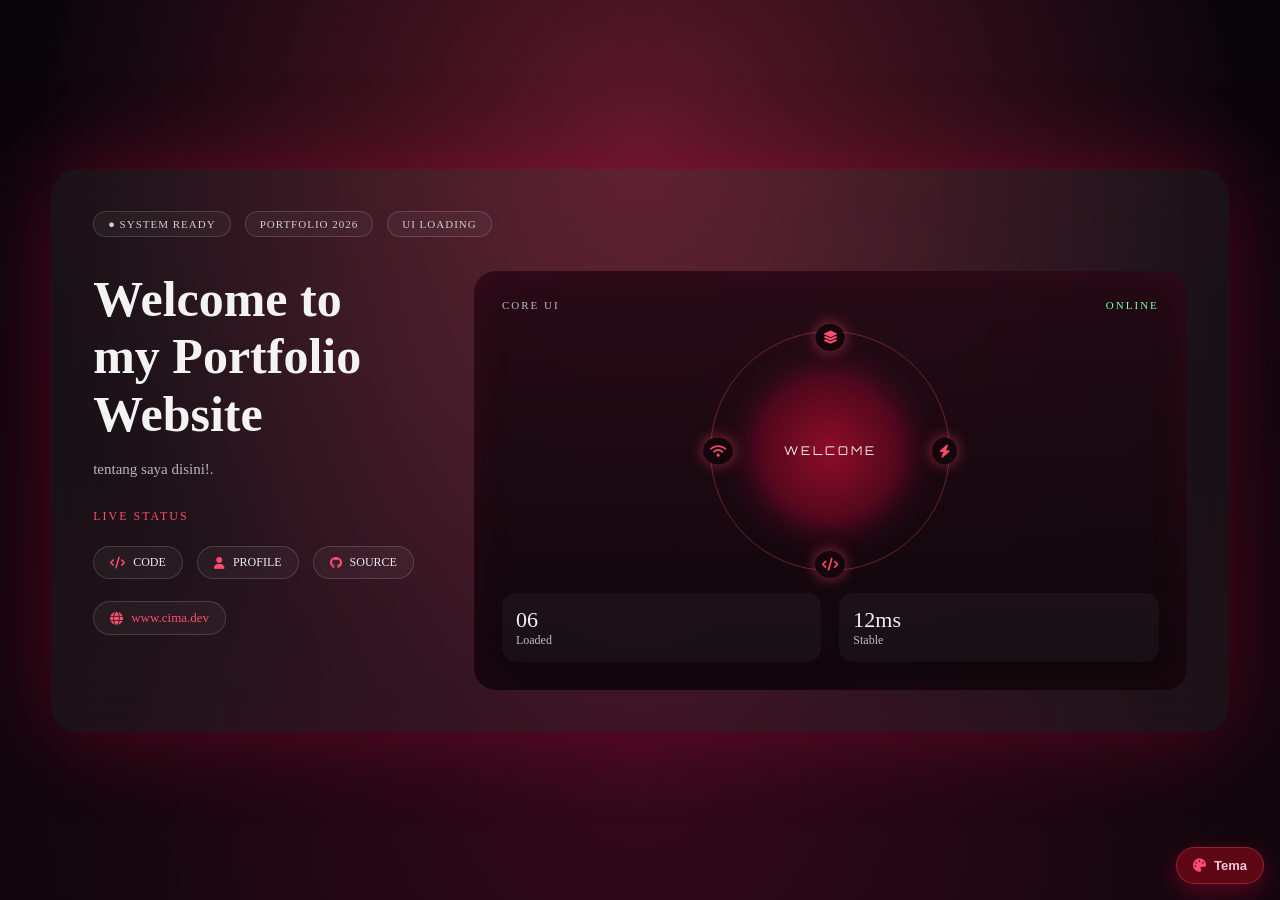
<file: index.html>
<!DOCTYPE html>
<html lang="en">
<head>
<meta charset="UTF-8">
<meta name="viewport" content="width=device-width, initial-scale=1.0">
<title>cima codes</title>

<link rel="stylesheet" href="style.css">
<script src="theme-neo-brutalism.js"></script>
<link rel="stylesheet" href="https://cdnjs.cloudflare.com/ajax/libs/font-awesome/6.5.0/css/all.min.css">

<!-- Fonts similar to original -->
<link href="https://fonts.googleapis.com/css2?family=Inter:wght@300;400;500;600&family=Orbitron:wght@500&display=swap" rel="stylesheet">
</head>

<body>

<div id="intro">
<div class="main">
    <div class="card">

        <!-- TOP TAGS -->
        <div class="top-tags">
            <span class="dot">● SYSTEM READY</span>
            <span>PORTFOLIO 2026</span>
            <span>UI LOADING</span>
        </div>

        <div class="content">

            <!-- LEFT -->
            <div class="left">
                <h1>
                    Welcome to <br>
                    my Portfolio <br>
                    Website
                </h1>

                <p class="desc">
                    tentang saya disini!.
                </p>

                <div class="live-line">
                    <span>LIVE STATUS</span>
                </div>

                <div class="buttons">
                    <div class="btn"><i class="fa-solid fa-code"></i> CODE</div>
                    <div class="btn"><i class="fa-solid fa-user"></i> PROFILE</div>
                    <div class="btn"><i class="fa-brands fa-github"></i> SOURCE</div>
                </div>

                <!-- WEBSITE LINK (LEFT / UNDER ICONS) -->
                <div class="site-link">
                    <i class="fa-solid fa-globe"></i>
                    www.cima.dev
                </div>
            </div>

            <!-- RIGHT -->
            <div class="right">

                <div class="right-head">
                    <span>CORE UI</span>
                    <span class="online">ONLINE</span>
                </div>

                <div class="orbit-box">
                    <div class="orbit">
                        <i class="fa-solid fa-layer-group i1"></i>
                        <i class="fa-solid fa-bolt i2"></i>
                        <i class="fa-solid fa-code i3"></i>
                        <i class="fa-solid fa-wifi i4"></i>
                    </div>

                    <div class="core">
                        <span>WELCOME</span>
                    </div>
                </div>

                <div class="stats">
                    <div>
                        <h4>06</h4>
                        <p>Loaded</p>
                    </div>
                    <div>
                        <h4>12ms</h4>
                        <p>Stable</p>
                    </div>
                </div>

            </div>

        </div>
    </div>
</div>
</div>


<div id="real-site" style="display: none;">
    <header>
        <div class="div-list ">
            <ul class="ul-list">
                <li class="active">
                    <i class="fa-solid fa-circle-user"></i>
                    <a href="#home">Home</a>
                </li>
                <li>
                    <i class="fa-regular fa-address-card"></i>
                    <a href="#about">About</a>
                </li>
                <li>
                    <i class="fa-solid fa-award"></i>
                    <a href="#certificate">Sertifikat</a>
                </li>
                <li>
                    <i class="fa-regular fa-folder-open"></i>
                    <a href="#project">Project</a>
                </li>
                <li>
                    <i class="fa-solid fa-code"></i>
                    <a href="#service">services</a>
                </li>
                <li>
                    <i class="fa-regular fa-envelope"></i>
                    <a href="#contact">Contact</a>
                </li>
                <li>

                </li>
            </ul>
        </div>
    </header>
    <!-- home -->
    <section class="home" id="home">
        <p class="home-p">
            <span class="home-s">. </span>Available for freelance work
        </p>
        <div class="home-container">
        <div class="home-section">
            <div class="info-home">
                <h1>Hi, I'm Cima</h1>
                <h3>Frontend Developer</h3>
                <div class="info-p">
                   <p>Saya mahasiswa semester 5 yang memiliki ketertarikan di bidang web development. </p>
                   <p>Saat ini saya sedang belajar dan mengembangkan skill melalui berbagai project dan pengalaman. </p>
                </div>
                <div class="info-p2">
                    <p><i class="fa-solid fa-location-dot"></i> Indonesia</p>
                    <p><i class="fa-solid fa-briefcase"></i> Available Now</p>
                </div>
            <div class="btnn">
    <button class="btn-home1" id="btnHireMe"><i class="fa-solid fa-arrow-right"></i> Hire Me</button>
    <a href="rismaturrahmy_cv.pdf" download class="btn-home2"><i class="fa-solid fa-download"></i> Download CV</a>
</div>
                <div class="hhr">
                    <hr>
                </div>
                <div class="follow">
                    <p class="followw">Follow me:</p>
                    <ul>
                        <li><a href="#"><i class="fa-brands fa-github"></i></a></li>
                        <li><a href="#"><i class="fa-brands fa-discord"></i></a></li>
                        <li><a href="#"><i class="fa-brands fa-linkedin"></i></a></li>
                        <li><a href="#"><i class="fa-brands fa-instagram"></i></a></li>
                    </ul>
                </div>
            </div>
          </div>
          <img src="images/cima2.jpeg" alt="Rismatur Rahmi">
        </div>
    </section>
    <!-- fine home  -->
         <section class="about reveal" id="about">
        <div class="about-info">
            <div class="img-about">
                <img src="images/cima2.jpeg" alt="">
            </div>
            <div class="info-text">
                <h5>@lrsmtrrhmy</h5>
                <p>Frontend Developer</p>
            </div>
        </div>
        <h3>ABOUT ME</h3>
        <div class="about-info2">
            <div class="about-text">
                <p>Hi! Saya Rismatur Rahmi, Mahasiswa Teknik informatika di Universitas Jabal Ghafur <br> Aceh, Indonesia.</p>
                <p>yang punya minat besar di bidang web development dan UI/UX design, Selama perjalanan kuliah dan project pribadi saya terus belajar bagaimana menggabungkan desain dan teknologi untuk mneyelesaikan masalah.</p>
                <p>dan mewujudkan ide dalam bentuk website, <br> saat ini saya sedang mengembangkan skill di bidang frontend development.</p>
                <p>Saat ini, saya sedang meningkatkan kemampuan saya di bidang</p>
                <p><span>#</span>HTML, CSS, JavaScript, dan CSS untuk frontend development</p>
                <p><span>#</span>Membuat proyek pribadi dan mengeksplorasi teknologi web baru untuk mengembangkan portofolio saya.</p>
            </div>
            <div class="photo-container">
                <img src="images/cima1.jpeg" alt="">
                <span class="tape tape1"></span>
                <span class="tape tape2"></span>
            </div>
        </div>
    </section>
<!-- HIRE ME MODAL -->
<div class="hire-overlay" id="hireModal">
    <div class="hire-content">
        <button class="hire-close" id="hireClose"><i class="fa-solid fa-xmark"></i></button>

        <div class="hire-top">
            <img src="images/cima1.jpeg" alt="Rismatur Rahmi">
            <div class="hire-intro">
                <h2>Rismatur Rahmi</h2>
                <p class="hire-role">Frontend Developer</p>
                <span class="hire-status"><i class="fa-solid fa-circle" style="font-size:8px;"></i> Available Now</span>
            </div>
        </div>

        <div class="hire-body">
            <div class="hire-block">
    <h4><i class="fa-solid fa-user"></i> Tentang Saya</h4>
    <p>Saya adalah seorang mahasiswa di Universitas Jabal Ghafur yang sedang fokus mengembangkan diri di bidang Frontend Web Development.</p>
    <p style="margin-top:8px;">Saya menyukai proses merancang dan membangun tampilan website, apalagi ketika bisa membuat desain yang cantik dan menarik. Bagi saya, frontend bukan hanya soal coding, tapi juga tentang bagaimana menciptakan pengalaman visual yang nyaman dan menyenangkan.</p>
    <p style="margin-top:8px;">Di luar itu, saya suka mengeksplorasi alam, seperti mendaki gunung. Bagi saya, kegiatan tersebut memberikan ketenangan sekaligus tantangan yang menyenangkan.</p>
    <p style="margin-top:8px;">Ke depannya, saya ingin menjalani hidup dengan lebih bebas, mengeksplorasi banyak hal baru, dan perlahan mewujudkan berbagai keinginan pribadi yang selama ini hanya tersimpan sebagai wishlist.</p>
</div>

            <div class="hire-block">
                <h4><i class="fa-solid fa-graduation-cap"></i> Pendidikan</h4>
                <div class="hire-edu-item">
                    <strong>Universitas Jabal Ghafur</strong>
                    <p>Teknik Informatika — Sekarang</p>
                </div>
                <div class="hire-edu-item">
                    <strong>SMA Negeri 1 Bandar Baru</strong>
                </div>
                <div class="hire-edu-item">
                    <strong>SMP Negeri 5 Bandar Baru</strong>
                </div>
                <div class="hire-edu-item">
                    <strong>SD Negeri Pusong</strong>
                </div>
            </div>

            <div class="hire-block">
                <h4><i class="fa-solid fa-heart"></i> Hobi</h4>
                <div class="hire-skills">
                    <span>Eksplor Alam</span>
                    <span>Naik Gunung</span>
                    <span>Desain Website</span>
                    <span>Coding</span>
                </div>
            </div>

            <div class="hire-block">
                <h4><i class="fa-solid fa-location-dot"></i> Lokasi & Kontak</h4>
                <p><i class="fa-solid fa-map-pin"></i> Aceh, Indonesia</p>
                <div class="hire-socials">
                    <a href="#"><i class="fa-brands fa-github"></i></a>
                    <a href="#"><i class="fa-brands fa-discord"></i></a>
                    <a href="#"><i class="fa-brands fa-linkedin"></i></a>
                    <a href="#"><i class="fa-brands fa-instagram"></i></a>
                </div>
            </div>
        </div>

        <div class="hire-footer">
            <p>Thanks for scrolling this far, hope you like what you see🤎</p>
        </div>
    </div>
</div>
<!-- TECH STACK SECTION -->
<section class="project reveal" id="techstack">
    <p>TECH STACK</p>
    <h1>Skills & Technologies</h1>
    <hr>
    <div class="info-pro">
        <p>"Technologies I use to bring ideas to life"</p>
    </div>
    <div class="stack-groups">
        <div class="stack-group">
            <h4 class="stack-group-title">Frontend</h4>
            <div class="stack-grid">
                <div class="stack-badge"><i class="fa-brands fa-html5"></i><span>HTML5</span></div>
                <div class="stack-badge"><i class="fa-brands fa-css3-alt"></i><span>CSS3</span></div>
                <div class="stack-badge"><i class="fa-brands fa-js"></i><span>JavaScript</span></div>
                <div class="stack-badge"><i class="fa-brands fa-react"></i><span>React</span></div>
                <div class="stack-badge"><i class="fa-solid fa-bolt"></i><span>Vite</span></div>
            </div>
        </div>
        <div class="stack-group">
            <h4 class="stack-group-title">Tools & Design</h4>
            <div class="stack-grid">
                <div class="stack-badge"><i class="fa-brands fa-git-alt"></i><span>Git</span></div>
                <div class="stack-badge"><i class="fa-brands fa-github"></i><span>GitHub</span></div>
                <div class="stack-badge"><i class="fa-brands fa-figma"></i><span>Figma</span></div>
                <div class="stack-badge"><i class="fa-solid fa-palette"></i><span>Canva</span></div>
            </div>
        </div>
    </div>
</section>

<!-- CURRENTLY LEARNING SECTION -->
<section class="project reveal" id="learning">
    <p>GROWTH</p>
    <h1>Currently Learning</h1>
    <hr>
    <div class="info-pro">
        <p>"Always exploring, always improving"</p>
    </div>
    <div class="learn-grid">
        <div class="learn-card">
            <i class="fa-brands fa-js"></i>
            <h4>Advanced JavaScript</h4>
            <span class="learn-tag">Learning</span>
        </div>
        <div class="learn-card">
            <i class="fa-brands fa-react"></i>
            <h4>React.js</h4>
            <span class="learn-tag">Learning</span>
        </div>
        <div class="learn-card">
            <i class="fa-solid fa-brain"></i>
            <h4>AI</h4>
            <span class="learn-tag">Exploring</span>
        </div>
        <div class="learn-card">
            <i class="fa-solid fa-eye"></i>
            <h4>Computer Vision</h4>
            <span class="learn-tag">Exploring</span>
        </div>
        <div class="learn-card">
            <i class="fa-solid fa-pen-ruler"></i>
            <h4>UI/UX Design</h4>
            <span class="learn-tag">Currently Learning</span>
        </div>
    </div>
</section>

<!-- TOOLS I USE SECTION -->
<section class="project reveal" id="tools">
    <p>WORKFLOW</p>
    <h1>Tools I Use</h1>
    <hr>
    <div class="info-pro">
        <p>"Hover untuk lihat nama tool-nya"</p>
    </div>
    <div class="tools-grid">
        <div class="tools-badge"><i class="fa-solid fa-code"></i><span class="tools-tip">VS Code</span></div>
        <div class="tools-badge"><i class="fa-brands fa-git-alt"></i><span class="tools-tip">Git</span></div>
        <div class="tools-badge"><i class="fa-brands fa-github"></i><span class="tools-tip">GitHub</span></div>
        <div class="tools-badge"><i class="fa-brands fa-figma"></i><span class="tools-tip">Figma</span></div>
        <div class="tools-badge"><i class="fa-solid fa-palette"></i><span class="tools-tip">Canva</span></div>
        <div class="tools-badge"><i class="fa-brands fa-google"></i><span class="tools-tip">Google Colab</span></div>
        <div class="tools-badge"><i class="fa-solid fa-caret-up"></i><span class="tools-tip">Vercel</span></div>
        <div class="tools-badge"><i class="fa-solid fa-server"></i><span class="tools-tip">XAMPP</span></div>
        <div class="tools-badge"><i class="fa-brands fa-python"></i><span class="tools-tip">Python</span></div>
    </div>
</section>

    <!-- PROJECT SECTION -->
    <section class="project reveal" id="project">
        <p>PROJECTS</p>
        <h1>Academic Projects</h1>
        <hr>
        <div class="info-pro">
            <p>"Showcase of my best projects"</p>
            <p>Here are some of the projects I have created.</p>
        </div>
        <div class="projects-container">

            <div class="project-card">
                <img src="images/masha-pj.jpg" alt="Project 1">
                <div class="project-content">
                    <h3>Platform web Sederhana</h3>
                    <p>koleksi film Masha and the Bear.</p>
                    <div class="skills">
                        <a href="#">HTML</a>
                        <a href="#">CSS</a>
                        <a href="#">JavaScript</a>
                    </div>
                    <div class="btns">
                        <a href="https://github.com/risma11-cpu/cmahya-platfrom" target="_blank" class="btn">
                            <i class="fa-brands fa-github"></i> GitHub
                        </a>
                        <a href="https://risma11-cpu.github.io/cmahya-platfrom/" target="_blank" class="btn">
                            <svg xmlns="http://www.w3.org/2000/svg" width="18" height="18" fill="currentColor" viewBox="0 0 24 24">
                                <path d="M14 3h7v7h-2V6.41l-9.29 9.3-1.42-1.42 9.3-9.29H14V3z"/>
                                <path d="M5 5h6v2H7v10h10v-4h2v6H5V5z"/>
                            </svg>
                            Live Demo
                        </a>
                    </div>
                </div>
            </div>

            <div class="project-card">
                <img src="images/project2.jpg" alt="Project 2">
                <div class="project-content">
                    <h3>Thrift Store</h3>
                    <p>Platform e-commerce untuk toko thrift.</p>
                    <div class="skills">
                        <a href="#">HTML</a>
                        <a href="#">CSS</a>
                        <a href="#">JavaScript</a>
                    </div>
                    <div class="btns">
                        <a href="https://github.com/risma11-cpu/e-commerce-thrift" target="_blank" class="btn">
                            <i class="fa-brands fa-github"></i> GitHub
                        </a>
                        <a href="https://risma11-cpu.github.io/e-commerce-thrift/" target="_blank" class="btn">
                            <svg xmlns="http://www.w3.org/2000/svg" width="18" height="18" fill="currentColor" viewBox="0 0 24 24">
                                <path d="M14 3h7v7h-2V6.41l-9.29 9.3-1.42-1.42 9.3-9.29H14V3z"/>
                                <path d="M5 5h6v2H7v10h10v-4h2v6H5V5z"/>
                            </svg>
                            Live Demo
                        </a>
                    </div>
                </div>
            </div>

            <div class="project-card">
                <img src="images/gayo2.jpg" alt="Project 3">
                <div class="project-content">
                    <h3>Marketplace-Desa</h3>
                    <p>Marketplace Desa Gayo - Aceh.</p>
                    <div class="skills">
                        <a href="#">HTML</a>
                        <a href="#">CSS</a>
                        <a href="#">JavaScript</a>
                    </div>
                    <div class="btns">
                        <a href="https://github.com/risma11-cpu/gayomart" target="_blank" class="btn">
                            <i class="fa-brands fa-github"></i> GitHub
                        </a>
                        <a href="https://risma11-cpu.github.io/gayomart/" target="_blank" class="btn">
                            <svg xmlns="http://www.w3.org/2000/svg" width="18" height="18" fill="currentColor" viewBox="0 0 24 24">
                                <path d="M14 3h7v7h-2V6.41l-9.29 9.3-1.42-1.42 9.3-9.29H14V3z"/>
                                <path d="M5 5h6v2H7v10h10v-4h2v6H5V5z"/>
                            </svg>
                            Live Demo
                        </a>
                    </div>
                </div>
            </div>

            <div class="project-card">
                <img src="images/reefscan.jpg" alt="Project 4">
                <div class="project-content">
                    <h3>ReefScan</h3>
                    <p>Klasifikasi kesehatan terumbu karang.</p>
                    <div class="skills">
                        <a href="#">Python</a>
                        <a href="#">ONNX Runtime</a>
                        <a href="#">React JS</a>
                    </div>
                    <div class="btns">
                        <a href="https://github.com/risma11-cpu/Reef-Scan" target="_blank" class="btn">
                            <i class="fa-brands fa-github"></i> GitHub
                        </a>
                        <a href="https://reef-scan-two.vercel.app/" target="_blank" class="btn">
                            <svg xmlns="http://www.w3.org/2000/svg" width="18" height="18" fill="currentColor" viewBox="0 0 24 24">
                                <path d="M14 3h7v7h-2V6.41l-9.29 9.3-1.42-1.42 9.3-9.29H14V3z"/>
                                <path d="M5 5h6v2H7v10h10v-4h2v6H5V5z"/>
                            </svg>
                            Live Demo
                        </a>
                    </div>
                </div>
            </div>

            <div class="project-card">
                <img src="images/absensi.jpg" alt="Project 4">
                <div class="project-content">
                    <h3>Absen Digital</h3>
                    <p>Sistem absensi digital untuk keperluan pendidikan.</p>
                    <div class="skills">
                        <a href="#">JavaScript</a>
                        <a href="#">Tailwind CSS</a>
                    </div>
                    <div class="btns">
                        <a href="https://github.com/risma11-cpu/PresensiKu" target="_blank" class="btn">
                            <i class="fa-brands fa-github"></i> GitHub
                        </a>
                        <a href="https://risma11-cpu.github.io/PresensiKu/" target="_blank" class="btn">
                            <svg xmlns="http://www.w3.org/2000/svg" width="18" height="18" fill="currentColor" viewBox="0 0 24 24">
                                <path d="M14 3h7v7h-2V6.41l-9.29 9.3-1.42-1.42 9.3-9.29H14V3z"/>
                                <path d="M5 5h6v2H7v10h10v-4h2v6H5V5z"/>
                            </svg>
                            Live Demo
                        </a>
                    </div>
                </div>
            </div>

            <!-- Project: SIM Mahasiswa -->
<div class="project-card">
    <img src="images/SIMmahasiswa.jpg" alt="SIM Mahasiswa">
    <div class="project-content">
        <h3>SIM Mahasiswa</h3>
        <p>Student management system with a Y2K-style interface — manage student data, search and filter records, and view statistics in one dashboard.</p>
            <div class="skills">
        <a href="#">Laravel</a>
        <a href="#">MySQL</a>
        <a href="#">Blade</a>
        <a href="#">CSS</a>
      </div>
        <div class="btns">
            <a href="https://github.com/risma11-cpu/SIM-mahasiswa" target="_blank" class="btn">
                <i class="fa-brands fa-github"></i> GitHub
            </a>
            <a href="#" target="_blank" class="btn">
    <svg xmlns="http://www.w3.org/2000/svg" width="18" height="18" fill="currentColor" viewBox="0 0 24 24">
        <path d="M14 3h7v7h-2V6.41l-9.29 9.3-1.42-1.42 9.3-9.29H14V3z"/>
        <path d="M5 5h6v2H7v10h10v-4h2v6H5V5z"/>
    </svg>
    Live Demo
    </a>
        </div>
    </div>
</div>

<!-- Project: Sistem Informasi Inventaris Barang EOQ -->
<div class="project-card">
    <img src="images/EOQ.jpg" alt="Sistem Informasi Inventaris Barang EOQ">
    <div class="project-content">
        <h3>Sistem Informasi Inventaris Barang (EOQ)</h3>
        <p>Web-based inventory management system built with Laravel, featuring stock monitoring, incoming and outgoing transaction tracking, and Economic Order Quantity (EOQ) analysis to optimize order quantities and minimize inventory costs.</p>

        <div class="skills">
            <a href="#">Laravel</a>
            <a href="#">MySQL</a>
            <a href="#">Economic Order Quantity (EOQ)</a>
        </div>

        <div class="btns">
            <a href="#" target="_blank" class="btn">
                <i class="fa-brands fa-github"></i> GitHub
            </a>
            <a href="#" target="_blank" class="btn">
                <svg xmlns="http://www.w3.org/2000/svg" width="18" height="18" fill="currentColor" viewBox="0 0 24 24">
                    <path d="M14 3h7v7h-2V6.41l-9.29 9.3-1.42-1.42 9.3-9.29H14V3z"/>
                    <path d="M5 5h6v2H7v10h10v-4h2v6H5V5z"/>
                </svg>
                Live Demo
            </a>
        </div>
    </div>
</div>


<!-- Project: Jelajah Pidie -->
<div class="project-card">
    <img src="images/jelajah pidie.jpg" alt="Jelajah Pidie">
    <div class="project-content">
        <h3>Jelajah Pidie</h3>
        <p>Interactive tourism information system for Pidie Regency, featuring digital maps, destination search and filtering, detailed tourist information, and Machine Learning-based destination recommendations.</p>

        <div class="skills">
            <a href="#">Laravel</a>
            <a href="#">MySQL</a>
            <a href="#">Machine Learning</a>
            <a href="#">Google Maps API</a>
        </div>

        <div class="btns">
            <a href="#" target="_blank" class="btn">
                <i class="fa-brands fa-github"></i> GitHub
            </a>

            <a href="#" target="_blank" class="btn">
                <svg xmlns="http://www.w3.org/2000/svg" width="18" height="18" fill="currentColor" viewBox="0 0 24 24">
                    <path d="M14 3h7v7h-2V6.41l-9.29 9.3-1.42-1.42 9.3-9.29H14V3z"/>
                    <path d="M5 5h6v2H7v10h10v-4h2v6H5V5z"/>
                </svg>
                Live Demo
            </a>
        </div>
    </div>
</div>


<!-- Project: Coffee & Co. -->
<div class="project-card">
    <img src="images/coffee.jpg" alt="Coffee & Co.">
    <div class="project-content">
        <h3>Coffee & Co.</h3>
        <p>A modern coffee shop website built with Laravel, featuring an interactive landing page, animated iced coffee product showcases, smooth GSAP transitions, and direct WhatsApp ordering.</p>

        <div class="skills">
            <a href="#">Laravel</a>
            <a href="#">GSAP</a>
        </div>

        <div class="btns">
            <a href="#" target="_blank" class="btn">
                <i class="fa-brands fa-github"></i> GitHub
            </a>

            <a href="#" target="_blank" class="btn">
                <svg xmlns="http://www.w3.org/2000/svg" width="18" height="18" fill="currentColor" viewBox="0 0 24 24">
                    <path d="M14 3h7v7h-2V6.41l-9.29 9.3-1.42-1.42 9.3-9.29H14V3z"/>
                    <path d="M5 5h6v2H7v10h10v-4h2v6H5V5z"/>
                </svg>
                Live Demo
            </a>
        </div>
    </div>
</div>

        </div>
    </section>

    <!-- PROJECT PRIBADI SECTION -->
    <section class="project reveal" id="project">
        <p>PROJECTS</p>
        <h1>Personal Projects</h1>
        <hr>
        <div class="info-pro">
            <p>"Showcase of my best projects"</p>
            <p>Here are some of the projects I have created.</p>
        </div>
        <div class="projects-container">
            <div class="project-card">
                <img src="images/acehtaming.jpg" alt="Project 1">
                <div class="project-content">
                    <h3>Pascabencana Aceh Tamiang</h3>
                    <p>Web informasi untuk koordinasi data dan bantuan bencana banjir Aceh Tamiang</p>
                    <div class="skills">
                        <a href="#">HTML</a>
                        <a href="#">CSS</a>
                        <a href="#">JavaScript</a>
                    </div>
                    <div class="btns">
                        <a href="https://github.com/risma11-cpu/pascabencana-aceh-taming" target="_blank" class="btn">
                            <i class="fa-brands fa-github"></i> GitHub
                        </a>
                        <a href="https://risma11-cpu.github.io/pascabencana-aceh-taming/" target="_blank" class="btn">
    <svg xmlns="http://www.w3.org/2000/svg" width="18" height="18" fill="currentColor" viewBox="0 0 24 24">
        <path d="M14 3h7v7h-2V6.41l-9.29 9.3-1.42-1.42 9.3-9.29H14V3z"/>
        <path d="M5 5h6v2H7v10h10v-4h2v6H5V5z"/>
    </svg>
    Live Demo
</a>
                    </div>
                </div>
            </div>
            <!-- Project 2  -->
<div class="project-card">
    <img src="images/minigame.jpg" alt="Project 3">
    <div class="project-content">
        <h3>Memory Match</h3>
        <p>Memory Match Adventure — Permainan puzzle kartu.</p>
            <div class="skills">
        <a href="#">HTML</a>
        <a href="#">CSS</a>
        <a href="#">JavaScript</a>
      </div>
        <div class="btns">
            <a href="https://github.com/risma11-cpu/mini-game" target="_blank" class="btn">
                <i class="fa-brands fa-github"></i> GitHub
            </a>
            <a href="https://risma11-cpu.github.io/mini-game/" target="_blank" class="btn">
    <svg xmlns="http://www.w3.org/2000/svg" width="18" height="18" fill="currentColor" viewBox="0 0 24 24">
        <path d="M14 3h7v7h-2V6.41l-9.29 9.3-1.42-1.42 9.3-9.29H14V3z"/>
        <path d="M5 5h6v2H7v10h10v-4h2v6H5V5z"/>
    </svg>
    Live Demo
</a>
        </div>
        </div>
        </div>
         <!-- Project 3  -->
<div class="project-card">
    <img src="images/skincare.jpg" alt="Project 3">
    <div class="project-content">
        <h3>Minimalist Skincare</h3>
        <p>Skin Beauty by Minimalist.</p>
            <div class="skills">
        <a href="#">React</a>
        <a href="#">Vite</a>
        <a href="#">GSAP</a>
      </div>
        <div class="btns">
            <a href="https://github.com/risma11-cpu/skincare-fixed" target="_blank" class="btn">
                <i class="fa-brands fa-github"></i> GitHub
            </a>
            <a href="https://skincare-fixed.vercel.app/" target="_blank" class="btn">
    <svg xmlns="http://www.w3.org/2000/svg" width="18" height="18" fill="currentColor" viewBox="0 0 24 24">
        <path d="M14 3h7v7h-2V6.41l-9.29 9.3-1.42-1.42 9.3-9.29H14V3z"/>
        <path d="M5 5h6v2H7v10h10v-4h2v6H5V5z"/>
    </svg>
    Live Demo
    </a>
        </div>
    </div>
</div>

<!-- Project X -->
<div class="project-card">
    <img src="images/stockcma.jpg" alt="StockCMa">
    <div class="project-content">
        <h3>StockCMa</h3>
        <p>Business inventory management platform — track products, sales, purchases, and reports in one dashboard.</p>
            <div class="skills">
        <a href="#">Next.js</a>
        <a href="#">Express</a>
        <a href="#">Prisma</a>
      </div>
        <div class="btns">
            <a href="#" target="_blank" class="btn">
                <i class="fa-brands fa-github"></i> GitHub
            </a>
            <a href="#" target="_blank" class="btn">
    <svg xmlns="http://www.w3.org/2000/svg" width="18" height="18" fill="currentColor" viewBox="0 0 24 24">
        <path d="M14 3h7v7h-2V6.41l-9.29 9.3-1.42-1.42 9.3-9.29H14V3z"/>
        <path d="M5 5h6v2H7v10h10v-4h2v6H5V5z"/>
    </svg>
    Live Demo
    </a>
        </div>
    </div>
</div>

<!-- Project 3 -->
<div class="project-card">
    <img src="images/sawit .jpg" alt="Deteksi Kematangan Buah Sawit">
    <div class="project-content">
        <h3>Palm Oil Ripeness Detection</h3>
        <p>
            Sistem deteksi tingkat kematangan buah kelapa sawit
            menggunakan teknologi YOLOv8 dan Python.
        </p>
        <div class="skills">
            <a href="#">Python</a>
            <a href="#">YOLOv8</a>
        </div>
        <div class="btns">
            <a href="#" target="_blank" class="btn">
                <i class="fa-brands fa-github"></i> GitHub
            </a>
            <a href="#" target="_blank" class="btn">
                <svg xmlns="http://www.w3.org/2000/svg" width="18" height="18" fill="currentColor" viewBox="0 0 24 24">
                    <path d="M14 3h7v7h-2V6.41l-9.29 9.3-1.42-1.42 9.3-9.29H14V3z"/>
                    <path d="M5 5h6v2H7v10h10v-4h2v6H5V5z"/>
                </svg>
                Live Demo
            </a>
        </div>
    </div>
</div>

        </div>
    </section>

     <!-- Services Section -->
        <section id="service" class="section services reveal">
            <p>SERVICES</p>
            <h1>OUR Features & Services</h1>
            <hr>
            <div class="container">
                <div class="services-content">
                    <div class="services-grid">
                        <div class="service-card">
                            <div class="service-icon">
                                <i class="fas fa-code"></i>
                            </div>
                            <h3>Web Development</h3>
                            <p>I create responsive, modern websites using the latest technologies and best practices. From concept to deployment, I ensure your website looks great and performs perfectly.</p>
                            <div class="service-features">
                                <span>Responsive Design</span>
                                <span>Performance Optimized</span>
                                <span>SEO Friendly</span>
                            </div>
                        </div>
                        <div class="service-card">
                            <div class="service-icon">
                                <i class="fas fa-mobile-alt"></i>
                            </div>
                            <h3>Mobile Development</h3>
                            <p>Building cross-platform mobile applications that work seamlessly on both iOS and Android devices using modern frameworks and tools.</p>
                            <div class="service-features">
                                <span>Cross-Platform</span>
                                <span>Native Performance</span>
                                <span>User-Friendly</span>
                            </div>
                        </div>
                        <div class="service-card">
                            <div class="service-icon">
                                <i class="fas fa-palette"></i>
                            </div>
                            <h3>UI/UX Design</h3>
                            <p>Designing intuitive and beautiful user interfaces that provide exceptional user experiences. I focus on usability, accessibility, and visual appeal.</p>
                            <div class="service-features">
                                <span>User-Centered</span>
                                <span>Modern Design</span>
                                <span>Accessibility</span>
                            </div>
                        </div>
                        <div class="service-card">
                            <div class="service-icon">
                                <i class="fas fa-rocket"></i>
                            </div>
                            <h3>Performance Optimization</h3>
                            <p>Optimizing websites and applications for speed, scalability, and reliability. I ensure your digital products perform at their best under any conditions.</p>
                            <div class="service-features">
                                <span>Fast Loading</span>
                                <span>Scalable</span>
                                <span>Reliable</span>
                            </div>
                        </div>
                        <div class="service-card">
                            <div class="service-icon">
                                <i class="fas fa-shopping-cart"></i>
                            </div>
                            <h3>E-commerce Solutions</h3>
                            <p>Building secure and efficient e-commerce platforms that drive sales and provide excellent shopping experiences for your customers.</p>
                            <div class="service-features">
                                <span>Secure Payments</span>
                                <span>Inventory Management</span>
                                <span>Analytics</span>
                            </div>
                        </div>
                        <div class="service-card">
                            <div class="service-icon">
                                <i class="fas fa-cogs"></i>
                            </div>
                            <h3>API Development</h3>
                            <p>Creating robust and scalable APIs that power your applications. I build RESTful and GraphQL APIs with proper documentation and testing.</p>
                            <div class="service-features">
                                <span>RESTful APIs</span>
                                <span>GraphQL</span>
                                <span>Documentation</span>
                            </div>
                        </div>
                    </div>
                </div>
            </div>
        </section>
         <section id="contact" class="section reveal">
            <div class="container">
                <h2 class="section-title">Get In Touch</h2>
                <div class="contact-content">
                    <div class="contact-info slide-in-left">
                        <p>Let's collaborate! I am always open to discussing exciting projects and new opportunities.</p>
                        <div class="contact-details">
                            <div class="contact-item">
                                <svg width="20" height="20" viewBox="0 0 24 24" fill="currentColor">
                                    <path d="M20 4H4c-1.1 0-1.99.9-1.99 2L2 18c0 1.1.9 2 2 2h16c1.1 0 2-.9 2-2V6c0-1.1-.9-2-2-2zm0 4l-8 5-8-5V6l8 5 8-5v2z"/>
                                </svg>
                                <span>risma100423@gmail.com</span>
                            </div>
                            <div class="contact-item">
                                <svg width="20" height="20" viewBox="0 0 24 24" fill="currentColor">
                                    <path d="M6.62 10.79c1.44 2.83 3.76 5.15 6.59 6.59l2.2-2.2c.27-.27.67-.36 1.02-.24 1.12.37 2.33.57 3.57.57.55 0 1 .45 1 1V20c0 .55-.45 1-1 1-9.39 0-17-7.61-17-17 0-.55.45-1 1-1h3.5c.55 0 1 .45 1 1 0 1.25.2 2.45.57 3.57.11.35.03.74-.25 1.02l-2.2 2.2z"/>
                                </svg>
                                <span>+62 83846120071</span>
                            </div>
                            <div class="contact-item">
                                <svg width="20" height="20" viewBox="0 0 24 24" fill="currentColor">
                                    <path d="M12 2C8.13 2 5 5.13 5 9c0 5.25 7 13 7 13s7-7.75 7-13c0-3.87-3.13-7-7-7zm0 9.5c-1.38 0-2.5-1.12-2.5-2.5s1.12-2.5 2.5-2.5 2.5 1.12 2.5 2.5-1.12 2.5-2.5 2.5z"/>
                                </svg>
                                <span>Aceh, Indonesia</span>
                            </div>
                        </div>
                        <div class="social-links">
                            <a href="https://github.com/risma11-cpu" class="social-link" aria-label="GitHub" target="_blank">
                                <svg width="24" height="24" viewBox="0 0 24 24" fill="currentColor">
                                    <path d="M12 0c-6.626 0-12 5.373-12 12 0 5.302 3.438 9.8 8.207 11.387.599.111.793-.261.793-.577v-2.234c-3.338.726-4.033-1.416-4.033-1.416-.546-1.387-1.333-1.756-1.333-1.756-1.089-.745.083-.729.083-.729 1.205.084 1.839 1.237 1.839 1.237 1.07 1.834 2.807 1.304 3.492.997.107-.775.418-1.305.762-1.604-2.665-.305-5.467-1.334-5.467-5.931 0-1.311.469-2.381 1.236-3.221-.124-.303-.535-1.524.117-3.176 0 0 1.008-.322 3.301 1.23.957-.266 1.983-.399 3.003-.404 1.02.005 2.047.138 3.006.404 2.291-1.552 3.297-1.23 3.297-1.23.653 1.653.242 2.874.118 3.176.77.84 1.235 1.911 1.235 3.221 0 4.609-2.807 5.624-5.479 5.921.43.372.823 1.102.823 2.222v3.293c0 .319.192.694.801.576 4.765-1.589 8.199-6.086 8.199-11.386 0-6.627-5.373-12-12-12z"/>
                                </svg>
                            </a>
                            <a href="https://www.linkedin.com/in/rismatur-rahmi-60a5543a7?utm_source=share&utm_campaign=share_via&utm_content=profile&utm_medium=android_app" class="social-link" aria-label="LinkedIn" target="_blank">
                                <svg width="24" height="24" viewBox="0 0 24 24" fill="currentColor">
                                    <path d="M20.447 20.452h-3.554v-5.569c0-1.328-.027-3.037-1.852-3.037-1.853 0-2.136 1.445-2.136 2.939v5.667H9.351V9h3.414v1.561h.046c.477-.9 1.637-1.85 3.37-1.85 3.601 0 4.267 2.37 4.267 5.455v6.286zM5.337 7.433c-1.144 0-2.063-.926-2.063-2.065 0-1.138.92-2.063 2.063-2.063 1.14 0 2.064.925 2.064 2.063 0 1.139-.925 2.065-2.064 2.065zm1.782 13.019H3.555V9h3.564v11.452zM22.225 0H1.771C.792 0 0 .774 0 1.729v20.542C0 23.227.792 24 1.771 24h20.451C23.2 24 24 23.227 24 22.271V1.729C24 .774 23.2 0 22.222 0h.003z"/>
                                </svg>
                            </a>
                            <a href="https://wa.me/6283846120071" class="social-link" aria-label="WhatsApp" target="_blank">
                                <svg width="24" height="24" viewBox="0 0 24 24" fill="currentColor">
                                    <path d="M17.472 14.382c-.297-.149-1.758-.867-2.03-.967-.273-.099-.471-.148-.67.15-.197.297-.767.966-.94 1.164-.173.199-.347.223-.644.075-.297-.15-1.255-.463-2.39-1.475-.883-.788-1.48-1.761-1.653-2.059-.173-.297-.018-.458.13-.606.134-.133.298-.347.446-.52.149-.174.198-.298.298-.497.099-.198.05-.371-.025-.52-.075-.149-.669-1.612-.916-2.207-.242-.579-.487-.5-.669-.51-.173-.008-.371-.01-.57-.01-.198 0-.52.074-.792.372-.272.297-1.04 1.016-1.04 2.479 0 1.462 1.065 2.875 1.213 3.074.149.198 2.096 3.2 5.077 4.487.709.306 1.262.489 1.694.625.712.227 1.36.195 1.871.118.571-.085 1.758-.719 2.006-1.413.248-.694.248-1.289.173-1.413-.074-.124-.272-.198-.57-.347m-5.421 7.403h-.004a9.87 9.87 0 01-5.031-1.378l-.361-.214-3.741.982.998-3.648-.235-.374a9.86 9.86 0 01-1.51-5.26c.001-5.45 4.436-9.884 9.888-9.884 2.64 0 5.122 1.03 6.988 2.898a9.825 9.825 0 012.893 6.994c-.003 5.45-4.437 9.884-9.885 9.884m8.413-18.297A11.815 11.815 0 0012.05 0C5.495 0 .16 5.335.157 11.892c0 2.096.547 4.142 1.588 5.945L.057 24l6.305-1.654a11.882 11.882 0 005.683 1.448h.005c6.554 0 11.89-5.335 11.893-11.893A11.821 11.821 0 0020.885 3.488"/>
                                </svg>
                            </a>
                        </div>
                    </div>
                    <div class="contact-form slide-in-right">
                        <form id="contact-form">
                            <div class="form-group">
                                <input type="text" placeholder="Your Name" required name="user_name">
                            </div>
                            <div class="form-group">
                                <input type="email" placeholder="Your Email" required name="user_email">
                            </div>
                            <div class="form-group">
                                <textarea name="message" placeholder="Your Message" rows="5" required></textarea>
                            </div>
                            <button type="submit" class="btn">Send Message</button>
                        </form>
                    </div>
                </div>
            </div>
        </section>

</div>
<script src="script.js"></script>
</body>
</html>
</file>
<file: style.css>
* {
    margin: 0;
    padding: 0;
    box-sizing: border-box;
}

body {
    background:
        radial-gradient(circle at 50% 15%, rgba(160,40,70,.55), transparent 60%),
        radial-gradient(circle at 50% 85%, rgba(60,10,30,.85), transparent 60%),
        linear-gradient(180deg, #0a050a, #12060c);
    color: #eaeaea;
    margin: 0;
}

/* MAIN */

#intro {
    height: 100vh;
    display: flex;
    justify-content: center;
    align-items: center;
}


.main {
    width: 92%;
    max-width: 1200px;
}

.card {
    background: rgba(255,255,255,0.05);
    border-radius: 26px;
    padding: 42px;
    backdrop-filter: blur(28px);
    box-shadow: 0 0 90px rgba(255,0,80,.28);
}

/* TOP TAGS */
.top-tags {
    display: flex;
    gap: 14px;
    margin-bottom: 34px;
}

.top-tags span {
    font-size: 11px;
    padding: 6px 14px;
    border-radius: 20px;
    background: rgba(255,255,255,0.04);
    border: 1px solid rgba(255,255,255,0.15);
    letter-spacing: 1px;
    color: #cfcfcf;
}

.dot {
    color: #ff4d6d;
}

/* CONTENT */
.content {
    display: flex;
    gap: 60px;
}

/* LEFT */
.left h1 {
    font-size: 50px;
    font-weight: 600;
    line-height: 1.15;
    color: #f3f3f3;
}

.desc {
    margin: 18px 0 28px;
    font-size: 15px;
    color: #b8b8b8;
    max-width: 460px;
}

.live-line {
    margin-bottom: 22px;
}

.live-line span {
    font-size: 12px;
    letter-spacing: 2px;
    color: #ff4d6d;
}

/* BUTTONS */
.buttons {
    display: flex;
    gap: 14px;
}

.btn {
    font-size: 12px;
    padding: 8px 16px;
    border-radius: 22px;
    background: rgba(255,255,255,0.04);
    border: 1px solid rgba(255,255,255,0.15);
    display: flex;
    align-items: center;
    gap: 8px;
    cursor: pointer;
    transition: .3s;
}

.btn i {
    color: #ff4d6d;
}

.btn:hover {
    background: rgba(255,77,109,0.15);
    box-shadow: 0 0 16px rgba(255,77,109,.45);
}

/* SITE LINK (LEFT) */
.site-link {
    margin-top: 22px;
    font-size: 13px;
    display: inline-flex;
    align-items: center;
    gap: 8px;
    padding: 8px 16px;
    border-radius: 30px;
    background: rgba(255,255,255,0.04);
    border: 1px solid rgba(255,255,255,0.15);
    color: #ff4d6d;
}

/* RIGHT CARD */
.right {
    flex: 1;
    background: linear-gradient(180deg, rgba(35,10,20,.9), rgba(12,6,10,.95));
    border-radius: 22px;
    padding: 28px;
    box-shadow: inset 0 0 40px rgba(255,0,80,.08);
    position: relative;
}

/* RIGHT HEADER */
.right-head {
    display: flex;
    justify-content: space-between;
    font-size: 11px;
    letter-spacing: 2px;
    color: #bdbdbd;
    margin-bottom: 20px;
}

.online {
    color: #7cffb2;
}

/* ORBIT */
.orbit-box {
    width: 240px;
    height: 240px;
    margin: auto;
    position: relative;
}

.orbit {
    position: absolute;
    inset: 0;
    border-radius: 50%;
    border: 1px solid rgba(255,77,109,.35);
    animation: spin 16s linear infinite;
}

.orbit i {
    position: absolute;
    background: #14060c;
    color: #ff4d6d;
    padding: 7px;
    border-radius: 50%;
    box-shadow: 0 0 14px rgba(255,77,109,.55);
    font-size: 13px;
}

.i1 { top: -8px; left: 50%; transform: translateX(-50%); }
.i2 { right: -8px; top: 50%; transform: translateY(-50%); }
.i3 { bottom: -8px; left: 50%; transform: translateX(-50%); }
.i4 { left: -8px; top: 50%; transform: translateY(-50%); }

/* CENTER */
.core {
    position: absolute;
    inset: 52px;
    border-radius: 50%;
    background: radial-gradient(circle, #8e0c2a, #3b0715);
    display: flex;
    align-items: center;
    justify-content: center;
    box-shadow: 0 0 40px rgba(255,0,80,.6);
}

.core span {
    font-family: 'Orbitron', sans-serif;
    font-size: 12px;
    letter-spacing: 3px;
    color: #f0f0f0;
}

/* STATS */
.stats {
    display: flex;
    gap: 18px;
    margin-top: 22px;
}

.stats div {
    flex: 1;
    padding: 14px;
    background: rgba(255,255,255,0.04);
    border-radius: 14px;
    text-align: left;
}

.stats h4 {
    font-size: 22px;
    font-weight: 500;
    color: #f2f2f2;
}

.stats p {
    font-size: 12px;
    color: #bdbdbd;
}

@keyframes spin {
    from { transform: rotate(0deg); }
    to { transform: rotate(360deg); }
}

.fade-in {
    opacity: 0;
    transform: translateY(25px);
    animation: fadeInUp 0.8s ease forwards;
}

@keyframes fadeInUp {
    to {
        opacity: 1;
        transform: translateY(0);
    }
}

.smooth-out {
    animation: smoothOut 1.2s ease forwards;
}

@keyframes smoothOut {
    from {
        opacity: 1;
        transform: scale(1);
        filter: blur(0);
    }
    to {
        opacity: 0;
        transform: scale(1.1);
        filter: blur(25px);
    }
}

/* ===== ANIMATION TYPES ===== */

.from-top {
    opacity: 0;
    transform: translateY(-40px);
    animation: fromTop 0.8s ease forwards;
}
@keyframes fromTop {
    to { opacity: 1; transform: translateY(0); }
}

.from-left {
    opacity: 0;
    transform: translateX(-40px);
    animation: fromLeft 0.8s ease forwards;
}
@keyframes fromLeft {
    to { opacity: 1; transform: translateX(0); }
}

.from-right {
    opacity: 0;
    transform: translateX(40px);
    animation: fromRight 0.8s ease forwards;
}
@keyframes fromRight {
    to { opacity: 1; transform: translateX(0); }
}

.from-bottom {
    opacity: 0;
    transform: translateY(40px);
    animation: fromBottom 0.8s ease forwards;
}
@keyframes fromBottom {
    to { opacity: 1; transform: translateY(0); }
}

.zoom-in {
    opacity: 0;
    transform: scale(0.8);
    animation: zoomIn 0.8s ease forwards;
}
@keyframes zoomIn {
    to { opacity: 1; transform: scale(1); }
}

/* ===== TYPEWRITER ===== */
.typewriter {
    border-right: 2px solid #ff4d6d;
    white-space: nowrap;
    overflow: hidden;
}
.from-top {
    opacity: 0;
    transform: translateY(-40px);
    animation: fromTop 0.8s ease forwards;
}
.from-left {
    opacity: 0;
    transform: translateX(-40px);
    animation: fromLeft 0.8s ease forwards;
}
.from-right {
    opacity: 0;
    transform: translateX(40px);
    animation: fromRight 0.8s ease forwards;
}
.from-bottom {
    opacity: 0;
    transform: translateY(40px);
    animation: fromBottom 0.8s ease forwards;
}
.zoom-in {
    opacity: 0;
    transform: scale(0.85);
    animation: zoomIn 0.8s ease forwards;
}

@keyframes fromTop { to { opacity:1; transform:translateY(0);} }
@keyframes fromLeft { to { opacity:1; transform:translateX(0);} }
@keyframes fromRight { to { opacity:1; transform:translateX(0);} }
@keyframes fromBottom { to { opacity:1; transform:translateY(0);} }
@keyframes zoomIn { to { opacity:1; transform:scale(1);} }


/* ===== END TYPEWRITER ===== */


header {
  position: fixed;
  top: 0;
  left: 0;
  width: 100%;
  z-index: 1000;
}

/* Container */
.header-list {
  margin: 15px 20px;
}

/* Menu Box */
.div-list {
  display: flex;
  align-items: center;
  justify-content: center;
  padding: 20px 0;
}

/* UL */
.ul-list {
  list-style: none;
  display: flex;
  gap: 3rem;
  padding: 12px 28px;
  border-radius: 30px;

  /* DARK RED GLASS */
  background: rgba(120, 10, 25, 0.45);
  backdrop-filter: blur(12px);
  border: 1px solid rgba(255, 80, 110, 0.25);

  box-shadow: 0 8px 25px rgba(255, 0, 80, 0.25);
}

/* LI */
.ul-list li {
  display: flex;
  align-items: center;
  gap: 6px;
  border-radius: 25px;
  padding: 8px 14px;
  transition: 0.3s ease;
}

/* LINKS */
.ul-list li a {
  font-family: "Montserrat", sans-serif;
  text-decoration: none;
  color: #f5c7d3;
  font-size: 14px;
  transition: 0.3s;
}

/* ICONS */
.ul-list li i {
  color: #ff4d6d;
}

/* HOVER */
.ul-list li:hover {
  background: rgba(255, 80, 120, 0.25);
  box-shadow: 0 0 12px rgba(255, 80, 120, 0.4);
}

/* ACTIVE */
.ul-list li.active {
  background: linear-gradient(135deg, #ff4d6d, #7a0c2e);
  box-shadow: 0 0 15px rgba(255, 80, 120, 0.6);
}

.ul-list li.active a,
.ul-list li.active i {
  color: #fff;
}

.home {
  margin: 160px 200px;
  color: #f2f2f2;
}

.home-container {
  display: flex;
  gap: 6rem;
}

/* Status Badge */
.home-p {
  background: rgba(255, 80, 120, 0.15);
  color: #ff9db3;
  display: inline-block;
  border-radius: 25px;
  padding: 6px 14px;
  margin-bottom: 30px;
  font-size: 14px;
}

.home-s {
  font-weight: bold;
  color: #ff4d6d;
}

/* TITLES */
.info-home h1 {
  font-size: 70px;
  font-family: "Raleway", sans-serif;
  margin-bottom: 20px;
  color: #ffffff;
}

.info-home h3 {
  font-size: 40px;
  font-family: "Playfair Display", serif;
  margin-bottom: 20px;
  color: #ff9db3;
}

/* TEXT */
.info-p {
  color: #d0d0d0;
  padding-bottom: 20px;
}

.info-p p {
  padding-bottom: 5px;
}

.info-p2 {
  display: flex;
  gap: 1rem;
  color: #cfcfcf;
  font-size: 14px;
  padding-bottom: 20px;
}

/* BUTTONS */
.btnn {
  display: flex;
  gap: 1rem;
  padding-bottom: 30px;
}

.btn-home1 {
  background: linear-gradient(135deg, #ff4d6d, #7a0c2e);
  color: #fff;
  border: none;
  border-radius: 12px;
  padding: 12px 18px;
  cursor: pointer;
  transition: 0.3s;
  box-shadow: 0 0 15px rgba(255, 80, 120, 0.4);
}

.btn-home1:hover {
  transform: translateY(-2px);
  box-shadow: 0 0 25px rgba(255, 80, 120, 0.6);
}

.btn-home2 {
  background: transparent;
  border: 2px solid #ff4d6d;
  border-radius: 12px;
  padding: 12px 18px;
  color: #ff4d6d;
  cursor: pointer;
  transition: 0.3s;
}

.btn-home2:hover {
  background: #ff4d6d;
  color: #fff;
}

/* HR */
.hhr {
  padding-bottom: 30px;
}

hr {
  width: 90%;
  border: 1px solid rgba(255, 80, 120, 0.4);
}

/* SOCIAL */
.follow {
  display: flex;
  gap: 1rem;
}

.follow ul {
  display: flex;
  gap: 2rem;
  font-size: 20px;
}

.follow ul li {
  list-style: none;
}

.follow ul a {
  text-decoration: none;
  color: #ff9db3;
  transition: 0.3s;
}

.follow ul a:hover {
  color: #ffffff;
  text-shadow: 0 0 10px #ff4d6d;
}

/* IMAGE */
.home img {
  width: 400px;
  border-radius: 15px;
  box-shadow: 0 0 25px rgba(255, 80, 120, 0.4);
}

/* ===== CERTIFICATE SECTION ===== */
.certificate {
    margin: 160px 200px;
    display: flex;
    align-items: center;
    justify-content: center;
    flex-direction: column;
    color: #f2f2f2;
}

.certificate p {
    padding-bottom: 20px;
    font-size: 14px;
    color: #c9c9c9;
}

.certificate h1 {
    font-family: "Orbitron", sans-serif;
    padding-bottom: 10px;
    color: #ff4d6d;
    letter-spacing: 1px;
}

.certificate hr {
    width: 80px;
    height: 3px;
    border: none;
    background: linear-gradient(90deg, #ff4d6d, #7a0c2e);
    margin-bottom: 20px;
    border-radius: 10px;
}
.certificate img {
    width: 100% !important;
    height: auto !important;
    object-fit: contain !important;
}

/* ===== PROJECT SECTION ===== */
.project {
    margin: 160px 200px;
    display: flex;
    align-items: center;
    justify-content: center;
    flex-direction: column;
    color: #f2f2f2;
}

.info-pro{
    margin-bottom: 20px;
}

/* TITLE */
.project h1 {
    font-family: "Orbitron", sans-serif;
    padding-bottom: 10px;
    color: #ff4d6d;
    letter-spacing: 1px;
}

/* SUB TEXT */
.project p {
    padding-bottom: 20px;
    font-size: 14px;
    color: #c9c9c9;
}

/* LINE */
.project hr {
    width: 80px;
    height: 3px;
    border: none;
    background: linear-gradient(90deg, #ff4d6d, #7a0c2e);
    margin-bottom: 20px;
    border-radius: 10px;
}

/* INFO TEXT */
.info-pro {
    padding-top: 20px;
    text-align: center;
}

.info-pro p {
    padding-bottom: 10px;
    color: #bdbdbd;
}

/* PROJECT GRID */
.projects-container {
    display: grid;
    grid-template-columns: repeat(3, 1fr);
    gap: 30px;
    max-width: 1100px;
    margin: auto;
}

/* PROJECT CARD */
.project-card {
    background: rgba(255, 255, 255, 0.04);
    border: 1px solid rgba(255, 80, 120, 0.25);
    padding: 22px;
    border-radius: 18px;
    backdrop-filter: blur(12px);
    box-shadow: 0 0 25px rgba(255, 80, 120, 0.15);
    transition: 0.35s ease;
}

/* HOVER EFFECT */
.project-card:hover {
    transform: translateY(-8px) scale(1.02);
    box-shadow: 0 0 35px rgba(255, 80, 120, 0.45);
}

/* IMAGE */
.project-card img {
    width: 100%;
    height: auto;
    object-fit: cover;
    border-radius: 14px;
    margin-bottom: 15px;
    border: 1px solid rgba(255, 80, 120, 0.25);
}

/* TITLE */
.project-card h3 {
    color: #ff9db3;
    margin-bottom: 8px;
}

/* TEXT */
.project-card p {
    color: #d1d1d1;
    font-size: 0.9rem;
    margin-bottom: 15px;
}

/* TAGS */
.project-card .skills a {
    display: inline-block;
    margin: 4px 6px 0 0;
    padding: 6px 12px;
    font-size: 11px;
    border-radius: 20px;
    color: #ff9db3;
    border: 1px solid rgba(255, 80, 120, 0.4);
    background: rgba(255, 80, 120, 0.08);
}

/* BUTTONS */
.project-card .btns {
    display: flex;
    gap: 10px;
    margin-top: 12px;
}

.project-card .btn {
    padding: 8px 14px;
    border-radius: 20px;
    font-size: 13px;
    color: #fff;
    background: linear-gradient(135deg, #ff4d6d, #7a0c2e);
    text-decoration: none;
    transition: 0.3s ease;
}

.project-card .btn:hover {
    box-shadow: 0 0 18px rgba(255, 80, 120, 0.6);
    transform: translateY(-2px);
}

.about {
    margin: 160px 200px;
    font-family: "Poppins", sans-serif;
    color: #f2f2f2;
}

/* HEADER INFO */
.about-info {
    display: flex;
    gap: 0.8rem;
    margin-bottom: 4rem;
    align-items: center;
}

.img-about img {
    width: 55px;
    border-radius: 50%;
    border: 2px solid rgba(255, 80, 120, 0.6);
    box-shadow: 0 0 12px rgba(255, 80, 120, 0.6);
}

.info-text {
    position: relative;
    bottom: -6px;
}

.info-text p {
    color: #cfcfcf;
    font-size: 14px;
}

.info-text h5 {
    margin-bottom: 4px;
    color: #ff9db3;
}

/* TITLE */
.about h3 {
    margin-bottom: 1rem;
    font-size: 28px;
    color: #ff4d6d;
    font-family: "Orbitron", sans-serif;
}

/* TEXT */
.about-text p {
    margin-bottom: 1rem;
    font-family: "Montserrat", sans-serif;
    color: #d2d2d2;
    line-height: 1.7;
}

.about-text span {
    color: #ff4d6d;
    font-weight: 600;
}

/* IMAGE SIDE */
.about-info2 {
    display: flex;
    gap: 3rem;
    align-items: center;
}

/* PHOTO CARD */
.photo-container {
    position: relative;
    display: inline-block;
    padding: 12px;
    background: rgba(255, 255, 255, 0.04);
    border-radius: 16px;
    backdrop-filter: blur(12px);
    border: 1px solid rgba(255, 80, 120, 0.25);
    box-shadow: 0 0 25px rgba(255, 80, 120, 0.25);
}

/* PHOTO */
.photo-container img {
    width: 260px;
    border-radius: 12px;
    display: block;
}

/* TAPE EFFECT */
.tape {
    position: absolute;
    width: 90px;
    height: 30px;
    background: linear-gradient(145deg, #2a0b12, #14060c);
    box-shadow:
        inset 0 1px 2px rgba(255,255,255,0.15),
        inset 0 -2px 4px rgba(0,0,0,0.8),
        0 4px 12px rgba(255, 80, 120, 0.4);
    border-radius: 4px;
    opacity: 0.9;
    z-index: 2;
}

.tape::before {
    content: "";
    position: absolute;
    inset: 0;
    background: linear-gradient(
        to right,
        rgba(255,255,255,0.05),
        rgba(255,255,255,0.2),
        rgba(255,255,255,0.05)
    );
}

/* TAPE POSITIONS */
.tape1 {
    top: -18px;
    left: 30px;
    transform: rotate(-10deg);
}

.tape2 {
    bottom: -18px;
    right: 30px;
    transform: rotate(10deg);
}


/* GLOW BACKGROUND */
.services::before {
    content: '';
    position: absolute;
    top: 20%;
    right: -10%;
    width: 420px;
    height: 420px;
    background: radial-gradient(circle, rgba(255, 80, 120, 0.25) 0%, transparent 70%);
    border-radius: 50%;
    filter: blur(120px);
    animation: float 8s ease-in-out infinite;
    z-index: -1;
}

/* CONTAINER */
.services-content {
    max-width: 1300px;
    margin: 0 auto;
}

/* GRID */
.services-grid {
    display: grid;
    grid-template-columns: repeat(auto-fit, minmax(320px, 1fr));
    gap: 2.5rem;
}

/* CARD */
.service-card {
    background: rgba(255, 255, 255, 0.04);
    border: 1px solid rgba(255, 80, 120, 0.25);
    border-radius: 22px;
    padding: 2.5rem;
    text-align: center;
    backdrop-filter: blur(14px);
    transition: 0.4s ease;
    position: relative;
    overflow: hidden;
    box-shadow: 0 0 25px rgba(255, 80, 120, 0.15);
}

/* SHINE EFFECT */
.service-card::before {
    content: '';
    position: absolute;
    top: 0;
    left: -120%;
    width: 120%;
    height: 100%;
    background: linear-gradient(
        90deg,
        transparent,
        rgba(255, 80, 120, 0.25),
        transparent
    );
    transition: 0.6s;
}

.service-card:hover::before {
    left: 120%;
}

/* HOVER */
.service-card:hover {
    transform: translateY(-10px) scale(1.02);
    box-shadow: 0 0 40px rgba(255, 80, 120, 0.5);
}

/* ICON */
.service-icon {
    width: 85px;
    height: 85px;
    background: linear-gradient(135deg, #ff4d6d, #7a0c2e);
    border-radius: 50%;
    display: flex;
    align-items: center;
    justify-content: center;
    margin: 0 auto 1.5rem;
    font-size: 2.2rem;
    color: #fff;
    box-shadow: 0 0 25px rgba(255, 80, 120, 0.6);
}

.section-title{
    margin-bottom: 20px;
}

/* TITLE */
.service-card h3 {
    font-size: 1.5rem;
    margin-bottom: 1rem;
    color: #ff9db3;
}

/* DESCRIPTION */
.service-card p {
    color: #d0d0d0;
    line-height: 1.6;
    margin-bottom: 1.5rem;
}

/* TAGS */
.service-features {
    display: flex;
    flex-wrap: wrap;
    gap: 0.6rem;
    justify-content: center;
}

.service-features span {
    background: rgba(255, 80, 120, 0.15);
    color: #ff9db3;
    padding: 0.35rem 0.9rem;
    border-radius: 20px;
    font-size: 0.85rem;
    border: 1px solid rgba(255, 80, 120, 0.35);
}
@keyframes float {
    0%, 100% {
        transform: translateY(0);
    }
    50% {
        transform: translateY(-20px);
    }
}

.services {
    margin: 160px 200px;
    display: flex;
    align-items: center;
    justify-content: center;
    flex-direction: column;
    color: #f2f2f2;
}

.info-pro{
    margin-bottom: 20px;
}

/* TITLE */
.services h1 {
    font-family: "Orbitron", sans-serif;
    padding-bottom: 10px;
    color: #ff4d6d;
    letter-spacing: 1px;
}

/* SUB TEXT */
.services p {
    padding-bottom: 20px;
    font-size: 14px;
    color: #c9c9c9;
}

.services hr {
    width: 80px;
    height: 3px;
    border: none;
    background: linear-gradient(90deg, #ff4d6d, #7a0c2e);
    margin-bottom: 20px;
    border-radius: 10px;
}

/* ================= CONTACT SECTION ================= */

#contact {
  width: 100%;
  padding: 120px 0;
  display: flex;
  justify-content: center;
  align-items: center;
}

/* CONTAINER */
.contact-content {
  width: 100%;
  max-width: 1100px;
  display: grid;
  grid-template-columns: 1fr 1fr;
  gap: 80px;
  margin: auto;
}

/* LEFT SIDE */
.contact-info p {
  color: #cfcfcf;
  margin-bottom: 30px;
  line-height: 1.8;
}

/* DETAILS */
.contact-details {
  margin-bottom: 30px;
}

.contact-item {
  display: flex;
  align-items: center;
  gap: 15px;
  margin-bottom: 20px;
  color: #d0d0d0;
}

.contact-item svg {
  color: #ff4d6d;
  filter: drop-shadow(0 0 6px rgba(255, 80, 120, 0.6));
}

/* SOCIAL */
.social-links {
  display: flex;
  gap: 20px;
}

.social-link {
  width: 46px;
  height: 46px;
  border-radius: 50%;
  background: rgba(255, 80, 120, 0.12);
  border: 1px solid rgba(255, 80, 120, 0.35);
  display: flex;
  align-items: center;
  justify-content: center;
  color: #ff9db3;
  transition: 0.3s ease;
}

.social-link:hover {
  transform: scale(1.15);
  color: #fff;
  box-shadow: 0 0 25px rgba(255, 80, 120, 0.6);
}

/* FORM */
.contact-form {
  background: rgba(255, 255, 255, 0.04);
  border: 1px solid rgba(255, 80, 120, 0.25);
  border-radius: 18px;
  padding: 35px;
  backdrop-filter: blur(12px);
  box-shadow: 0 0 30px rgba(255, 80, 120, 0.25);
}

/* INPUTS */
.form-group {
  margin-bottom: 22px;
}

.form-group input,
.form-group textarea {
  width: 100%;
  padding: 15px;
  background: rgba(0, 0, 0, 0.35);
  border: 1px solid rgba(255, 80, 120, 0.3);
  border-radius: 10px;
  color: #f2f2f2;
  transition: 0.3s;
}

.form-group input:focus,
.form-group textarea:focus {
  outline: none;
  border-color: #ff4d6d;
  box-shadow: 0 0 12px rgba(255, 80, 120, 0.5);
}

/* ANIMATION PRESETS */
.slide-in-left {
  transform: translateX(-40px);
  opacity: 0;
  transition: all 1.2s ease;
}

.slide-in-right {
  transform: translateX(40px);
  opacity: 0;
  transition: all 1.2s ease;
}

.slide-in-up {
  transform: translateY(40px);
  opacity: 0;
  transition: all 1.2s ease;
}

.glow-genz-button{
    color: #fff;
}

/* RESPONSIVE */
@media (max-width: 900px) {
  .contact-content {
    grid-template-columns: 1fr;
    gap: 50px;
    text-align: center;
  }

  .contact-item {
    justify-content: center;
  }

  .social-links {
    justify-content: center;
  }
}
#certificate .project-card img {
    width: 100%;
    height: auto;
    object-fit: contain;
}
/* ===== HIRE ME MODAL ===== */
.hire-overlay {
    position: fixed;
    top: 0; left: 0; width: 100%; height: 100%;
    background: rgba(0, 0, 0, 0.8);
    backdrop-filter: blur(8px);
    z-index: 9999;
    display: flex;
    align-items: center;
    justify-content: center;
    padding: 20px;
    opacity: 0;
    visibility: hidden;
    transition: all 0.3s ease;
}

.hire-overlay.show {
    opacity: 1;
    visibility: visible;
}

.hire-content {
    background: rgba(120, 10, 25, 0.35);
    backdrop-filter: blur(20px);
    border: 1px solid rgba(255, 80, 110, 0.25);
    border-radius: 20px;
    max-width: 600px;
    width: 100%;
    max-height: 85vh;
    overflow-y: auto;
    position: relative;
    transform: scale(0.9) translateY(20px);
    transition: 0.3s ease;
    box-shadow: 0 15px 40px rgba(255, 0, 80, 0.2);
}

.hire-overlay.show .hire-content {
    transform: scale(1) translateY(0);
}

/* Scrollbar modal */
.hire-content::-webkit-scrollbar { width: 5px; }
.hire-content::-webkit-scrollbar-track { background: rgba(255, 255, 255, 0.05); }
.hire-content::-webkit-scrollbar-thumb { background: #ff4d6d; border-radius: 10px; }

.hire-close {
    position: absolute;
    top: 15px; right: 15px;
    background: rgba(255, 80, 120, 0.15);
    border: 1px solid rgba(255, 80, 120, 0.3);
    color: #ff9db3;
    width: 36px; height: 36px;
    border-radius: 50%;
    cursor: pointer;
    display: flex;
    align-items: center;
    justify-content: center;
    transition: 0.3s;
    font-size: 1rem;
    z-index: 2;
}

.hire-close:hover {
    background: #ff4d6d;
    color: #fff;
    box-shadow: 0 0 15px rgba(255, 80, 120, 0.5);
}

/* TOP - Foto + Intro */
.hire-top {
    display: flex;
    gap: 20px;
    align-items: center;
    padding: 30px 30px 20px;
    border-bottom: 1px solid rgba(255, 80, 110, 0.15);
}

.hire-top img {
    width: 100px; height: 100px;
    border-radius: 50%;
    object-fit: cover;
    border: 2px solid rgba(255, 80, 120, 0.4);
    box-shadow: 0 0 20px rgba(255, 80, 120, 0.3);
}

.hire-intro h2 {
    font-family: "Raleway", sans-serif;
    font-size: 1.6rem;
    color: #fff;
    margin-bottom: 4px;
}

.hire-role {
    color: #ff9db3;
    font-size: 0.9rem;
    margin-bottom: 6px;
}

.hire-status {
    display: inline-flex;
    align-items: center;
    gap: 6px;
    background: rgba(255, 80, 120, 0.15);
    color: #4dff88;
    padding: 3px 12px;
    border-radius: 20px;
    font-size: 0.75rem;
    font-weight: 600;
}

/* BODY */
.hire-body {
    padding: 25px 30px;
}

.hire-block {
    margin-bottom: 22px;
}

.hire-block:last-child {
    margin-bottom: 0;
}

.hire-block h4 {
    font-family: "Montserrat", sans-serif;
    font-size: 0.85rem;
    color: #ff4d6d;
    margin-bottom: 10px;
    display: flex;
    align-items: center;
    gap: 8px;
    text-transform: uppercase;
    letter-spacing: 0.5px;
}

.hire-block p {
    color: #d0d0d0;
    font-size: 0.9rem;
    line-height: 1.6;
    display: flex;
    align-items: center;
    gap: 8px;
}

/* Education */
.hire-edu-item {
    margin-bottom: 10px;
    padding-left: 12px;
    border-left: 2px solid rgba(255, 80, 120, 0.3);
}

.hire-edu-item:last-child {
    margin-bottom: 0;
}

.hire-edu-item strong {
    display: block;
    color: #fff;
    font-size: 0.9rem;
    margin-bottom: 2px;
}

.hire-edu-item p {
    color: #ff9db3;
    font-size: 0.8rem;
    padding-left: 0;
}

/* Skills */
.hire-skills {
    display: flex;
    flex-wrap: wrap;
    gap: 8px;
}

.hire-skills span {
    background: rgba(255, 80, 120, 0.12);
    border: 1px solid rgba(255, 80, 120, 0.25);
    color: #ff9db3;
    padding: 5px 14px;
    border-radius: 20px;
    font-size: 0.8rem;
    font-weight: 500;
    transition: 0.3s;
}

.hire-skills span:hover {
    background: rgba(255, 80, 120, 0.25);
    color: #fff;
}

/* Certificates */
.hire-certs {
    list-style: none;
    padding: 0;
}

.hire-certs li {
    color: #d0d0d0;
    font-size: 0.85rem;
    padding: 5px 0;
    padding-left: 18px;
    position: relative;
}

.hire-certs li::before {
    content: '';
    position: absolute;
    left: 0; top: 12px;
    width: 6px; height: 6px;
    border-radius: 50%;
    background: #ff4d6d;
}

/* Socials */
.hire-socials {
    display: flex;
    gap: 12px;
    margin-top: 8px;
}

.hire-socials a {
    color: #ff9db3;
    font-size: 1.2rem;
    transition: 0.3s;
    text-decoration: none;
}

.hire-socials a:hover {
    color: #fff;
    text-shadow: 0 0 10px #ff4d6d;
}

/* Footer */
.hire-footer {
    padding: 18px 30px;
    border-top: 1px solid rgba(255, 80, 120, 0.15);
    text-align: center;
}

.hire-footer p {
    color: rgba(255, 255, 255, 0.35);
    font-size: 0.8rem;
}

/* Download CV button (jadi <a>) */
.btn-home2 {
    background: transparent;
    border: 2px solid #ff4d6d;
    border-radius: 12px;
    padding: 12px 18px;
    color: #ff4d6d;
    cursor: pointer;
    transition: 0.3s;
    text-decoration: none;
    font-family: inherit;
    font-size: inherit;
    display: inline-flex;
    align-items: center;
    gap: 8px;
}

.btn-home2:hover {
    background: #ff4d6d;
    color: #fff;
}

/* ===== RESPONSIVE HIRE MODAL ===== */
@media (max-width: 600px) {
    .hire-top {
        flex-direction: column;
        text-align: center;
        padding: 25px 20px 18px;
    }

    .hire-top img {
        width: 90px; height: 90px;
    }

    .hire-body {
        padding: 20px;
    }

    .hire-footer {
        padding: 15px 20px;
    }
}
/* ===== RESPONSIVE HP & TABLET ===== */

@media (max-width: 768px) {

    /* --- INTRO CARD --- */
    .content {
        flex-direction: column;
        gap: 30px;
    }

    .left h1 {
        font-size: 32px;
    }

    .card {
        padding: 24px;
    }

    .top-tags {
        flex-wrap: wrap;
        gap: 8px;
    }

    .buttons {
        flex-wrap: wrap;
    }

    .orbit-box {
        width: 180px;
        height: 180px;
    }

    .core {
        inset: 40px;
    }

    .core span {
        font-size: 10px;
        letter-spacing: 2px;
    }

    /* --- NAVIGASI --- */
    .div-list {
        padding: 10px 0;
    }

    .ul-list {
        gap: 0.4rem;
        padding: 8px 12px;
        flex-wrap: wrap;
        justify-content: center;
    }

    .ul-list li {
        padding: 6px 10px;
    }

    .ul-list li a {
        font-size: 12px;
    }

    /* --- SECTION MARGIN --- */
    .home,
    .project,
    .about,
    .services {
        margin: 100px 20px;
    }

    /* --- HOME --- */
    .home-container {
        flex-direction: column;
        gap: 2rem;
    }

    .home img {
        width: 100%;
        max-width: 280px;
    }

    .info-home h1 {
        font-size: 36px;
    }

    .info-home h3 {
        font-size: 24px;
    }

    .info-p2 {
        flex-direction: column;
        gap: 0.5rem;
    }

    .btnn {
        flex-direction: column;
    }

    /* --- PROJECT GRID --- */
    .projects-container {
        grid-template-columns: 1fr;
        gap: 20px;
    }

    .project-card .btns {
        flex-direction: column;
    }

    /* --- ABOUT --- */
    .about-info2 {
        flex-direction: column;
        gap: 2rem;
    }

    .photo-container img {
        width: 100%;
        max-width: 260px;
    }

    /* --- SERVICES --- */
    .services-grid {
        grid-template-columns: 1fr;
    }

    /* --- CONTACT --- */
    .contact-content {
        grid-template-columns: 1fr;
        gap: 40px;
        padding: 0 20px;
    }

    .contact-item {
        justify-content: flex-start;
    }

    .social-links {
        justify-content: flex-start;
    }

    .contact-form {
        padding: 24px;
    }
}

/* ===== HP KECIL (< 480px) ===== */
@media (max-width: 480px) {

    .left h1 {
        font-size: 26px;
    }

    .orbit-box {
        width: 150px;
        height: 150px;
    }

    .core {
        inset: 30px;
    }

    .core span {
        font-size: 8px;
    }

    .info-home h1 {
        font-size: 28px;
    }

    .info-home h3 {
        font-size: 20px;
    }

    .home,
    .project,
    .about,
    .services {
        margin: 80px 16px;
    }

    .home-p {
        font-size: 12px;
    }

    .about h3 {
        font-size: 22px;
    }

    .project h1,
    .services h1 {
        font-size: 20px;
    }
}
/* ===== HAMBURGER BUTTON ===== */
.hamburger {
    display: none;
    background: rgba(120, 10, 25, 0.6);
    border: 1px solid rgba(255, 80, 110, 0.3);
    color: #ff4d6d;
    font-size: 22px;
    padding: 10px 14px;
    border-radius: 12px;
    cursor: pointer;
    backdrop-filter: blur(12px);
    transition: 0.3s;
    box-shadow: 0 0 15px rgba(255, 0, 80, 0.2);
}

/* ===== HAMBURGER MOBILE ===== */
@media (max-width: 768px) {

    .hamburger {
        display: block;
    }

    .div-list {
        display: flex;
        justify-content: flex-end;
        align-items: center;
        padding: 16px;
        position: relative;
    }

    .ul-list {
        display: none !important;
        flex-direction: column;
        position: absolute;
        top: 60px;
        right: 16px;
        width: 85%;
        max-width: 300px;
        padding: 16px;
        gap: 4px;
        border-radius: 18px;
        background: rgba(12, 6, 10, 0.97);
        backdrop-filter: blur(20px);
        border: 1px solid rgba(255, 80, 110, 0.3);
        box-shadow: 0 15px 40px rgba(255, 0, 80, 0.35);
        z-index: 999;
    }

    .ul-list.show {
        display: flex !important;
    }

    .ul-list li {
        width: 100%;
        justify-content: flex-start;
        padding: 12px 16px;
        border-radius: 12px;
    }

    .ul-list li a {
        font-size: 14px;
    }

    /* animasi masuk */
    .ul-list.show li {
        animation: slideDown 0.3s ease forwards;
        opacity: 0;
    }
    .ul-list.show li:nth-child(1) { animation-delay: 0.05s; }
    .ul-list.show li:nth-child(2) { animation-delay: 0.1s; }
    .ul-list.show li:nth-child(3) { animation-delay: 0.15s; }
    .ul-list.show li:nth-child(4) { animation-delay: 0.2s; }
    .ul-list.show li:nth-child(5) { animation-delay: 0.25s; }
    .ul-list.show li:nth-child(6) { animation-delay: 0.3s; }

    @keyframes slideDown {
        from { opacity: 0; transform: translateY(-10px); }
        to { opacity: 1; transform: translateY(0); }
    }
}
.cert-more-wrap {
    display: flex;
    justify-content: center;
    margin-top: 40px;
    align-items: center;
}

section + .cert-more-wrap {
    margin-top: 16px;
}

.cert-nav-btn {
    display: inline-flex;
    align-items: center;
    gap: 8px;
    padding: 12px 24px;
    border-radius: 30px;
    background: rgba(120, 10, 25, 0.45);
    backdrop-filter: blur(12px);
    border: 1px solid rgba(255, 80, 110, 0.25);
    box-shadow: 0 8px 25px rgba(255, 0, 80, 0.25);
    text-decoration: none;
    color: #f5c7d3;
    font-size: 14px;
    transition: 0.3s ease;
     align-self: center;    /* pastikan tombol tetap sekecil isi kontennya */
}

.cert-nav-btn i {
    color: #ff4d6d;
}

.cert-nav-btn:hover {
    background: rgba(255, 80, 120, 0.25);
    box-shadow: 0 0 12px rgba(255, 80, 120, 0.4);
}
/* ===== FIX BLUR & PERFORMANCE DI HP ===== */
@media (max-width: 768px) {
    .card {
        backdrop-filter: none;
        background: rgba(18, 6, 12, 0.65);
    }

    body {
        background-attachment: scroll;
    }
}
.cert-photo {
    position: relative;
    margin-bottom: 15px;
}

.cert-photo img {
    margin-bottom: 0;
}

.cert-photo::after {
    content: "";
    position: absolute;
    top: 10px;
    right: 10px;
    width: 24px;
    height: 24px;
    background-image: url("data:image/svg+xml,%3Csvg xmlns='http://www.w3.org/2000/svg' viewBox='0 0 24 24'%3E%3Cpath fill='%237a0c2e' stroke='%23ff4d6d' stroke-width='1' d='M12 21s-6.5-4.35-9.5-8.5C.5 9 2 5 6 5c2.2 0 3.6 1.3 4.5 2.7C11.4 6.3 12.8 5 15 5c4 0 5.5 4 3.5 7.5C18.5 16.65 12 21 12 21z'/%3E%3C/svg%3E");
    background-size: contain;
    background-repeat: no-repeat;
    filter: drop-shadow(0 0 6px rgba(255, 80, 120, 0.6));
    pointer-events: none;
}

/* ===== TITLE BLOCK SERTIFIKAT — SIMPEL, TETAP AESTHETIC ===== */
.cert-title-block {
    text-align: center;
    margin: 160px auto 40px;
    padding: 0 20px;
}

.cert-hero-kicker {
    font-size: 13px;
    letter-spacing: 4px;
    color: #ff9db3;
    text-transform: uppercase;
    margin-bottom: 14px;
}

.cert-title-block h1 {
    font-family: "Orbitron", sans-serif;
    font-size: clamp(28px, 4vw, 42px);
    color: #fff;
    letter-spacing: 1px;
    text-shadow: 0 0 30px rgba(255, 77, 109, 0.5);
    margin-bottom: 18px;
}

.cert-title-underline {
    width: 80px;
    height: 3px;
    margin: 0 auto;
    border-radius: 10px;
    background: linear-gradient(90deg, #ff4d6d, #7a0c2e);
}

@media (max-width: 768px) {
    .cert-title-block {
        margin: 100px auto 30px;
    }
}
/* ===== PANEL KACA UNTUK GRID SERTIFIKAT (glassmorphism, tetap dark theme) ===== */
.cert-glass-panel {
    position: relative;
    max-width: 1150px;
    margin: 0 auto;
    padding: 40px;
    border-radius: 30px;
    background: rgba(255, 255, 255, 0.035);
    border: 1px solid rgba(255, 80, 120, 0.2);
    backdrop-filter: blur(24px);
    box-shadow: 0 0 80px rgba(255, 0, 80, 0.15);
}

.cert-glass-panel::before {
    content: '';
    position: absolute;
    top: -80px;
    left: 50%;
    transform: translateX(-50%);
    width: 400px;
    height: 300px;
    background: radial-gradient(circle, rgba(255, 77, 109, 0.25), transparent 70%);
    filter: blur(60px);
    z-index: -1;
}

.cert-page .project-card {
    background: rgba(255, 255, 255, 0.045);
}

@media (max-width: 768px) {
    .cert-glass-panel {
        padding: 24px 16px;
        border-radius: 22px;
    }
}
/* ===== TECH STACK SECTION ===== */
.stack-groups {
    display: flex;
    flex-direction: column;
    gap: 40px;
    width: 100%;
    max-width: 1100px;
    margin: 0 auto;
}

.stack-group-title {
    font-family: "Montserrat", sans-serif;
    font-size: 13px;
    letter-spacing: 2px;
    text-transform: uppercase;
    color: #ff9db3;
    margin-bottom: 18px;
    text-align: left;
    padding-left: 4px;
}

.stack-grid {
    display: grid;
    grid-template-columns: repeat(4, 1fr);
    gap: 16px;
    width: 100%;
}

.stack-badge {
    display: flex;
    flex-direction: column;
    align-items: center;
    gap: 10px;
    padding: 18px 10px;
    background: rgba(255, 255, 255, 0.04);
    border: 1px solid rgba(255, 80, 120, 0.25);
    border-radius: 16px;
    backdrop-filter: blur(12px);
    transition: 0.3s ease;
}

.stack-badge i {
    font-size: 26px;
    transition: 0.3s ease;
}

.stack-badge span {
    font-size: 12px;
    color: #d1d1d1;
}

.stack-badge:hover {
    transform: translateY(-6px);
    border-color: rgba(255, 80, 120, 0.5);
    box-shadow: 0 0 25px rgba(255, 80, 120, 0.35);
}

.stack-badge:hover i {
    filter: drop-shadow(0 0 8px currentColor);
}

/* ===== CURRENTLY LEARNING SECTION ===== */
.learn-grid {
    display: grid;
    grid-template-columns: repeat(3, 1fr);
    gap: 20px;
    width: 100%;
    max-width: 1100px;
    margin: 0 auto;
}

.learn-card {
    position: relative;
    background: rgba(255, 255, 255, 0.04);
    border: 1px solid rgba(255, 80, 120, 0.25);
    border-radius: 18px;
    padding: 24px 18px;
    text-align: center;
    backdrop-filter: blur(12px);
    transition: 0.3s ease;
}

.learn-card:hover {
    transform: translateY(-6px);
    box-shadow: 0 0 25px rgba(255, 80, 120, 0.35);
}

.learn-card i {
    font-size: 22px;
    margin-bottom: 12px;
    display: block;
}

.learn-card h4 {
    color: #f2f2f2;
    font-size: 0.95rem;
    margin-bottom: 10px;
}

.learn-tag {
    display: inline-block;
    font-size: 10px;
    letter-spacing: 1px;
    text-transform: uppercase;
    padding: 4px 12px;
    border-radius: 20px;
    background: rgba(255, 80, 120, 0.15);
    border: 1px solid rgba(255, 80, 120, 0.35);
    color: #ff9db3;
}

/* ===== TOOLS I USE SECTION ===== */
.tools-grid {
    display: flex;
    flex-wrap: wrap;
    justify-content: center;
    gap: 18px;
    width: 100%;
    max-width: 1000px;
    margin: 0 auto;
}

.tools-badge {
    position: relative;
    width: 70px;
    height: 70px;
    display: flex;
    align-items: center;
    justify-content: center;
    background: rgba(255, 255, 255, 0.04);
    border: 1px solid rgba(255, 80, 120, 0.25);
    border-radius: 18px;
    backdrop-filter: blur(12px);
    transition: 0.3s ease;
}

.tools-badge i {
    font-size: 24px;
    transition: 0.3s ease;
}

.tools-badge:hover {
    transform: translateY(-5px);
    border-color: rgba(255, 80, 120, 0.5);
    box-shadow: 0 0 20px rgba(255, 80, 120, 0.35);
}

.tools-badge:hover i {
    filter: drop-shadow(0 0 8px currentColor);
}

.tools-badge .tools-tip {
    position: absolute;
    bottom: 100%;
    left: 50%;
    transform: translateX(-50%) translateY(6px);
    margin-bottom: 8px;
    padding: 4px 10px;
    font-size: 11px;
    white-space: nowrap;
    background: rgba(12, 6, 10, 0.95);
    border: 1px solid rgba(255, 80, 120, 0.35);
    border-radius: 8px;
    color: #f5c7d3;
    opacity: 0;
    pointer-events: none;
    transition: 0.25s ease;
}

.tools-badge:hover .tools-tip {
    opacity: 1;
    transform: translateX(-50%) translateY(0);
}

/* ===== BRAND COLORS (FA brand icons) — scoped ke tech stack aja ===== */
.stack-badge .fa-html5,
.tools-badge .fa-html5 { color: #E34F26; }

.stack-badge .fa-css3-alt,
.tools-badge .fa-css3-alt { color: #1572B6; }

.stack-badge .fa-js,
.tools-badge .fa-js,
.learn-card .fa-js { color: #F7DF1E; }

.stack-badge .fa-react,
.tools-badge .fa-react,
.learn-card .fa-react { color: #61DAFB; }

.stack-badge .fa-bolt,
.tools-badge .fa-bolt { color: #646CFF; }

.stack-badge .fa-git-alt,
.tools-badge .fa-git-alt { color: #F05032; }

.stack-badge .fa-github,
.tools-badge .fa-github { color: #ffffff; }

.stack-badge .fa-figma,
.tools-badge .fa-figma { color: #F24E1E; }

.stack-badge .fa-palette,
.tools-badge .fa-palette { color: #00C4CC; }

.stack-badge .fa-google,
.tools-badge .fa-google { color: #4285F4; }

.stack-badge .fa-python,
.tools-badge .fa-python { color: #3776AB; }

.stack-badge .fa-code,
.tools-badge .fa-code { color: #007ACC; }

.stack-badge .fa-caret-up,
.tools-badge .fa-caret-up { color: #000000; }

.stack-badge .fa-server,
.tools-badge .fa-server { color: #FB7A24; }

.learn-card .fa-brain { color: #A855F7 !important; }
.learn-card .fa-eye { color: #00BFA6; }
.learn-card .fa-pen-ruler { color: #FFB84C; }

/* ===== RESPONSIVE NEW SECTIONS ===== */
@media (max-width: 768px) {
    .stack-grid {
        grid-template-columns: repeat(2, 1fr);
    }
    .learn-grid {
        grid-template-columns: 1fr 1fr;
    }
    .tools-badge {
        width: 60px;
        height: 60px;
    }
}

@media (max-width: 480px) {
    .stack-grid {
        grid-template-columns: 1fr 1fr;
    }
    .learn-grid {
        grid-template-columns: 1fr;
    }
}
/* ===== PARTNER LOGOS (DICODING & IBM) ===== */

.cert-partners {
    display: flex;
    flex-direction: column;
    align-items: center;
    gap: 16px;
    margin: 10px 0 40px;
}

.cert-partners-label {
    font-size: 12px;
    letter-spacing: 2px;
    text-transform: uppercase;
    color: #c9c9c9;
}

.cert-partners-logos {
    display: flex;
    align-items: center;
    justify-content: center;
    gap: 40px;
    flex-wrap: wrap;
}

.cert-partners-logos img {
    width: 55px;
    height: 55px;

    object-fit: contain;
    border-radius: 50%;

    filter: none;
opacity: 1;

    transition: 0.3s ease;
}

.cert-partners-logos img:hover {
    filter: none;
    opacity: 1;
    transform: scale(1.08);
}

@media (max-width: 480px) {

    .cert-partners-logos {
        gap: 24px;
    }

    .cert-partners-logos img {
        width: 48px;
        height: 48px;
    }
}
/* ===== FORCE BADGE SAMA UKURAN DENGAN SERTIFIKAT ===== */
#badges .project-card {
    padding: 22px !important;
}

#badges .project-card img {
    width: 100% !important;
    height: auto !important;
    aspect-ratio: 4 / 3 !important;
    object-fit: cover !important;
    border-radius: 14px !important;
    margin-bottom: 0 !important;
    border: 1px solid rgba(255, 80, 120, 0.25) !important;
}
#badges {
    margin: 0 !important;
    padding-top: 100px;
}
#badges .badge-square {
    padding: 22px !important;
    overflow: hidden;
}
#badges .project-card.badge-square img {
    aspect-ratio: 1 / 1 !important;
    object-fit: cover !important;
    transform: scale(1.35);
    width: 70% !important;
    margin: 0 auto !important;
    display: block !important;
    border-radius: 14px !important;
}
</file>
